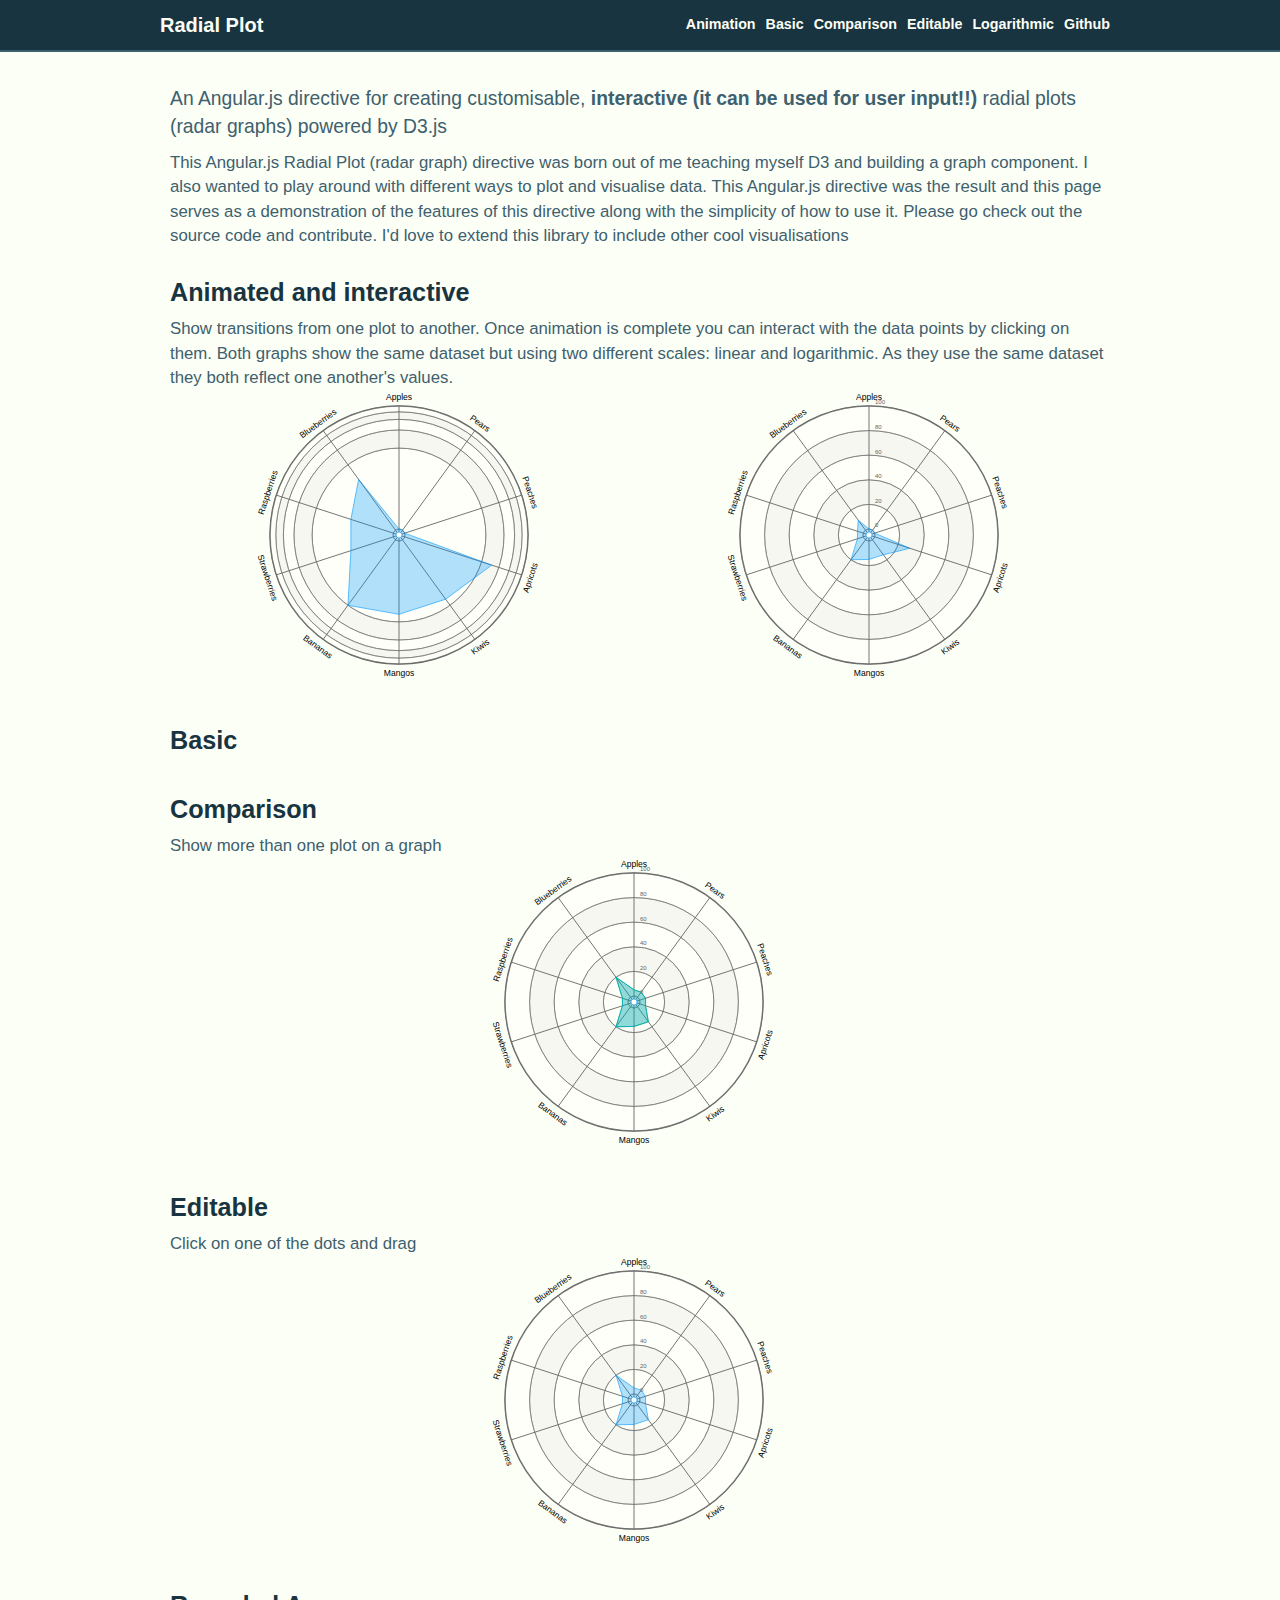
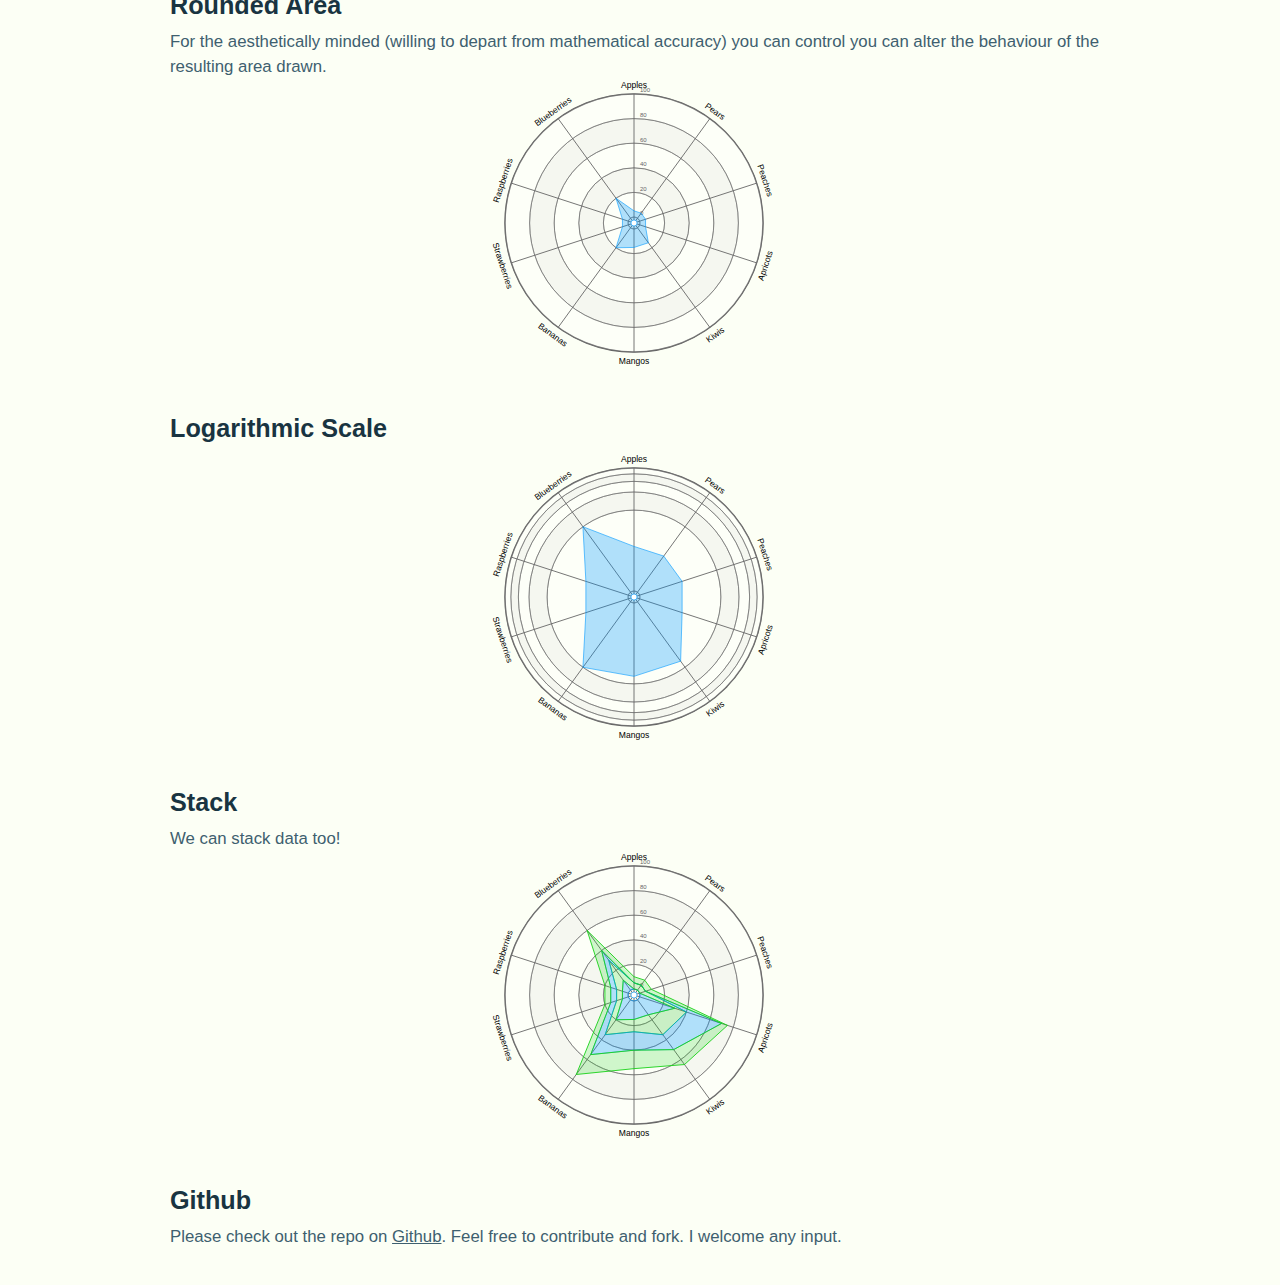
<file: index.html>
<!DOCTYPE html>
<html lang="en" ng-app="radialPlotExampleApp" id="top">
<head>
        <meta charset="utf-8">
        <meta http-equiv="X-UA-Compatible" content="IE=edge,chrome=1">
        <meta name="viewport" content="width=device-width; initial-scale=1; maximum-scale=1">
        <title>Angular Directive - Radial Plot</title>
        <meta name="description" content="An Angular.js directive for creating customisable, interactive radial plots/radar graphs powered by D3.js">
        <base href=".."></base>
        <link rel="stylesheet" href="css/app.css" type="text/css">
        <link rel="stylesheet" href="css/radialplot.css" type="text/css">
        <!--[if IE]> <script src="http://html5shiv.googlecode.com/svn/trunk/html5.js"></script><![endif]-->
</head>
<body ng-controller="radialPlotCtrl">
        <header>
                <div class="container">
                        <a href="#" id="logo">Radial Plot</a>
                        <nav>
                                <a href="#" id="menu-icon">M</a>
                                <ul>
                                        
                                        <li><a href="#animation">Animation</a></li>
                                        <li><a href="#basic">Basic</a></li>
                                        <li><a href="#comparison">Comparison</a></li>
                                        <li><a href="#editable">Editable</a></li>
                                        <li><a href="#logarithmic">Logarithmic</a></li>
                                        <li class="alt"><a href="https://github.com/GordyD/angular-radial-plot">Github</a></li>
                                </ul>
                        </nav>
                </div>
        </header>
        <section class="intro">
        	<p class="lead">An Angular.js directive for creating customisable, <b>interactive (it can be used for user input!!)</b> radial plots (radar graphs) powered by D3.js</p>
                <p>This Angular.js Radial Plot (radar graph) directive was born out of me teaching myself D3 and building a graph component. I also wanted to play around with different ways to plot and visualise data. This Angular.js directive was the result and this page serves as a demonstration of the features of this directive along with the simplicity of how to use it. Please go check out the source code and contribute. I'd love to extend this library to include other cool visualisations</p>
        </section>
        <section class="plot cf">
                <h2 id="animation">Animated and interactive</h2>
                <p>Show transitions from one plot to another. Once animation is complete you can interact with the data points by clicking on them. Both graphs show
                the same dataset but using two different scales: linear and logarithmic. As they use the same dataset they both reflect one another's values.
                </p>
                <div class="half-plot">
                        <radial-plot dsn="dataset_a" point-radius="1.2" scale="log" editable="true" labelled="true" free="true" animate="true" play="others"></radial-plot>
                </div>
                <div class="half-plot">
                        <radial-plot dsn="dataset_a" point-radius="1.2" editable="true" labelled="true" free="true" animate="true" play="others"></radial-plot>
                </div>
        </section>
        <section class="plot">
                <h2 id="basic">Basic</h2>
                <radial-plot dsn="dataset_c" point-radius="1.2" labelled="true" free="true"></radial-plot>
        </section>
        <section class="plot">
                <h2 id="comparison">Comparison</h2>
                <p>Show more than one plot on a graph</p>
                <radial-plot dsn="dataset_a" point-radius="1.2" labelled="true" free="true" compare="dataset_b"></radial-plot>
        </section>
        <section class="plot">
                <h2 id="editable">Editable</h2>
                <p>Click on one of the dots and drag</p>
                <radial-plot dsn="dataset_a" point-radius="1.2" editable="true" labelled="true" free="true"></radial-plot>
        </section>
        <section class="plot">
                <h2 id="editable">Rounded Area</h2>
                <p>For the aesthetically minded (willing to depart from mathematical accuracy) you can control you can alter the behaviour of the resulting area drawn.</p>
                <radial-plot dsn="dataset_a" point-radius="1.2" editable="true" labelled="true" rounded="true" free="true"></radial-plot>
        </section>
        <section class="plot">
                <h2 id="logarithmic">Logarithmic Scale</h2>
                <radial-plot dsn="dataset_a" point-radius="1.2" scale="log" editable="true" labelled="true" free="true"></radial-plot>
        </section>
        <section class="plot">
                <h2>Stack</h2>
                <p>We can stack data too!</p>
                <radial-plot dsn="dataset_a" point-radius="1.2" labelled="true" interpolation="linear-closed" stack="others"></radial-plot>
        </section>
        <section class="plot footer">
                <h2>Github</h2>
                <p>Please check out the repo on <a href="https://github.com/GordyD/angular-radial-plot">Github<a/>. Feel free to contribute and fork. I welcome any input.
        </section>
        <script>
  	(function(i,s,o,g,r,a,m){i['GoogleAnalyticsObject']=r;i[r]=i[r]||function(){
  	(i[r].q=i[r].q||[]).push(arguments)},i[r].l=1*new Date();a=s.createElement(o),
  	m=s.getElementsByTagName(o)[0];a.async=1;a.src=g;m.parentNode.insertBefore(a,m)
  	})(window,document,'script','//www.google-analytics.com/analytics.js','ga');

	ga('create', 'UA-50383385-1', 'gordyd.github.io');
  	ga('send', 'pageview');
	</script>
        <script type="text/javascript" src="js/angular.min.js"></script>
        <script type="text/javascript" src="js/d3.min.js"></script>      
        <script type="text/javascript" src="js/radialplot.js"></script>        
        <script>
                var app = angular.module('radialPlotExampleApp', ['ui.radialplot']);
                app.controller('radialPlotCtrl', function($scope) {
                        $scope.dataset_a =  { 
                                d0: { id: 0, name: 'Apples', value: 5 },
                                d1: { id: 1, name: 'Pears', value: 5 },
                                d2: { id: 2, name: 'Peaches', value: 5 },
                                d3: { id: 3, name: 'Apricots', value: 5 },
                                d4: { id: 4, name: 'Kiwis', value: 15 },
                                d5: { id: 5, name: 'Mangos', value: 15 },
                                d6: { id: 6, name: 'Bananas', value: 20 },
                                d7: { id: 7, name: 'Strawberries', value: 5 },
                                d8: { id: 8, name: 'Raspberries', value: 5 },
                                d9: { id: 9, name: 'Blueberries', value: 20 }
                        };

                        $scope.dataset_b =  { 
                                d0: { id: 0, name: 'Apples', value: 5 },
                                d1: { id: 1, name: 'Pears', value: 5 },
                                d2: { id: 2, name: 'Peaches', value: 5 },
                                d3: { id: 3, name: 'Apricots', value: 5 },
                                d4: { id: 4, name: 'Kiwis', value: 15 },
                                d5: { id: 5, name: 'Mangos', value: 15 },
                                d6: { id: 6, name: 'Bananas', value: 20 },
                                d7: { id: 7, name: 'Strawberries', value: 5 },
                                d8: { id: 8, name: 'Documentation', value: 5 },
                                d9: { id: 9, name: 'Blueberries', value: 20 }
                        };

                        $scope.others =  [
                                { 
                                        d0: { id: 0, name: 'Apples', value: 0 },
                                        d1: { id: 1, name: 'Pears', value: 0 },
                                        d2: { id: 2, name: 'Peaches', value: 0 },
                                        d3: { id: 3, name: 'Apricots', value: 30 },
                                        d4: { id: 4, name: 'Kiwis', value: 15 },
                                        d5: { id: 5, name: 'Mangos', value: 15 },
                                        d6: { id: 6, name: 'Bananas', value: 20 },
                                        d7: { id: 7, name: 'Strawberries', value: 5 },
                                        d8: { id: 8, name: 'Documentation', value: 5 },
                                        d9: { id: 9, name: 'Blueberries', value: 10 }
                                },
                                {
                                        d0: { id: 0, name: 'Apples', value: 5 },
                                        d1: { id: 1, name: 'Pears', value: 5 },
                                        d2: { id: 2, name: 'Peaches', value: 5 },
                                        d3: { id: 3, name: 'Apricots', value: 10 },
                                        d4: { id: 4, name: 'Kiwis', value: 20 },
                                        d5: { id: 5, name: 'Mangos', value: 10 },
                                        d6: { id: 6, name: 'Bananas', value: 15 },
                                        d7: { id: 7, name: 'Strawberries', value: 5 },
                                        d8: { id: 8, name: 'Raspberries', value: 5 },
                                        d9: { id: 9, name: 'Blueberries', value: 20 }
                                },
                                {
                                        d0: { id: 0, name: 'Apples', value: 0 },
                                        d1: { id: 1, name: 'Pears', value: 0 },
                                        d2: { id: 2, name: 'Peaches', value: 0 },
                                        d3: { id: 3, name: 'Apricots', value: 30 },
                                        d4: { id: 4, name: 'Kiwis', value: 15 },
                                        d5: { id: 5, name: 'Mangos', value: 15 },
                                        d6: { id: 6, name: 'Bananas', value: 20 },
                                        d7: { id: 7, name: 'Strawberries', value: 5 },
                                        d8: { id: 8, name: 'Raspberries', value: 5 },
                                        d9: { id: 9, name: 'Blueberries', value: 10 }
                                },
                                {
                                        d0: { id: 0, name: 'Apples', value: 5 },
                                        d1: { id: 1, name: 'Pears', value: 5 },
                                        d2: { id: 2, name: 'Peaches', value: 5 },
                                        d3: { id: 3, name: 'Apricots', value: 10 },
                                        d4: { id: 4, name: 'Kiwis', value: 20 },
                                        d5: { id: 5, name: 'Mangos', value: 10 },
                                        d6: { id: 6, name: 'Bananas', value: 15 },
                                        d7: { id: 7, name: 'Strawberries', value: 5 },
                                        d8: { id: 8, name: 'Raspberries', value: 5 },
                                        d9: { id: 9, name: 'Blueberries', value: 20 }
                                }
                        ];
                });
        </script>
</body>
</html>
</file>
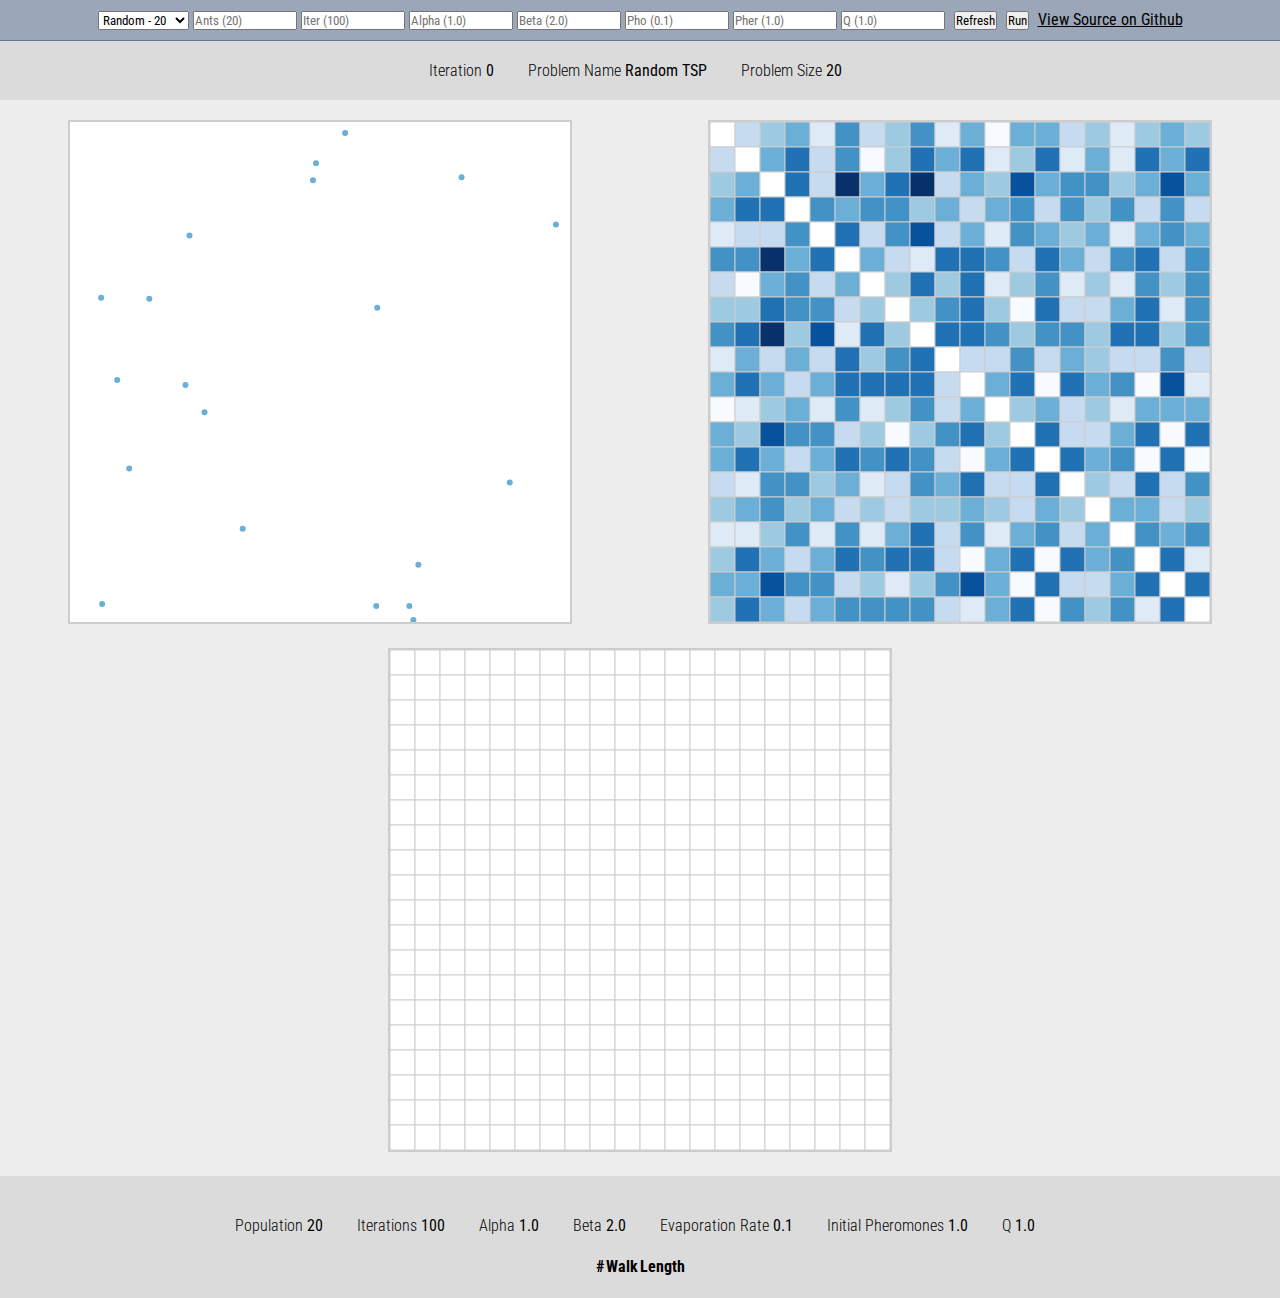
<file: js-aco/index.html>
<!DOCTYPE html>
<html>
  <head>
    <title>Ant Colony Optimisation</title>
    <link rel="stylesheet" href="http://yui.yahooapis.com/pure/0.6.0/pure-min.css">
    <!--[if lte IE 8]>
        <link rel="stylesheet" href="http://yui.yahooapis.com/pure/0.6.0/grids-responsive-old-ie-min.css">
    <![endif]-->
    <!--[if gt IE 8]><!-->
        <link rel="stylesheet" href="http://yui.yahooapis.com/pure/0.6.0/grids-responsive-min.css">
    <!--<![endif]-->
    <link href='https://fonts.googleapis.com/css?family=Roboto+Condensed:400,300,700,400italic' rel='stylesheet' type='text/css'>
    <link rel="stylesheet" href="style/main.css">
  </head>
  <body>
    <div class="controls">
      <form class="pure-form">
        <select class="js-problem">
          <option value="bayg29">bayg29</option>
          <option value="bays29">bays29</option>
          <option value="berlin52">berlin52</option>
          <option value="eil51">eil51</option>
          <option value="ulysses16">ulysses16</option>
          <option value="random-20">Random - 20</option>
          <option value="random-30">Random - 30</option>
          <option value="random-40">Random - 40</option>
          <option value="random-50">Random - 50</option>
          <option value="random-100">Random - 100</option>
        </select>
        <input class="js-ants" type="text" placeholder="Ants (20)">
        <input class="js-iterations" type="text" placeholder="Iter (100)">
        <input class="js-alpha" type="text" placeholder="Alpha (1.0)">
        <input class="js-beta" type="text" placeholder="Beta (2.0)">
        <input class="js-pho" type="text" placeholder="Pho (0.1)">
        <input class="js-pheromones" type="text" placeholder="Pher (1.0)">
        <input class="js-Q" type="text" placeholder="Q (1.0)">
      </form>
      <button class="pure-button button-primary" id="refresh">Refresh</button>
      <button class="pure-button button-primary" id="run">Run</button>
      <a href="https://github.com/gordyd/js-aco">View Source on Github</a>
    </div>
    <div class="problemInfo">
      <div class="iteration">
          <span class="label">Iteration</span>
          <span class="value iterationCount"></span>
      </div>
      <div class="problemName">
          <span class="label">Problem Name</span>
          <span class="value"></span>
      </div>
      <div class="problemSize">
        <span class="label">Problem Size</span>
        <span class="value"></span>
      </div>
    </div>
    <div class="problemVisual">
      <div class="graph"></div>
      <div class="distanceMatrix"></div>
      <div class="pheromoneMatrix"></div>
    </div>
    <div class="runtime">
      <div class="settings">
        <div class="ants">
          <span class="label">Population</span>
          <span class="value">20</span>
        </div>
        <div class="iterations">
          <span class="label">Iterations</span>
          <span class="value">100</span>
        </div>
        <div class="alpha">
          <span class="label">Alpha</span>
          <span class="value">1.0</span>
        </div>
        <div class="beta">
          <span class="label">Beta</span>
          <span class="value">2.0</span>
        </div>
        <div class="pho">
          <span class="label">Evaporation Rate</span>
          <span class="value">0.1</span>
        </div>
        <div class="pheromones">
          <span class="label">Initial Pheromones</span>
          <span class="value">1.0</span>
        </div>
        <div class="Q">
          <span class="label">Q</span>
          <span class="value">1.0</span>
        </div>
      </div>
      
      <div class="bests">
        <table class="pure-table pure-table-striped">
          <thead>
            <tr>
              <th>#</th>
              <th>Walk</th>
              <th>Length</th>
            </tr>
          </thead>
          <tbody></tbody>
        </table>
      </div>
    </div>
  </body>
  <script>
    (function(i,s,o,g,r,a,m){i['GoogleAnalyticsObject']=r;i[r]=i[r]||function(){
    (i[r].q=i[r].q||[]).push(arguments)},i[r].l=1*new Date();a=s.createElement(o),
    m=s.getElementsByTagName(o)[0];a.async=1;a.src=g;m.parentNode.insertBefore(a,m)
    })(window,document,'script','//www.google-analytics.com/analytics.js','ga');

  ga('create', 'UA-50383385-1', 'gordyd.github.io');
    ga('send', 'pageview');
  </script>
  <script src="js/components/d3/d3.min.js"></script>
  <script src="js/main.js?foo=bar"></script>
</html>
</file>
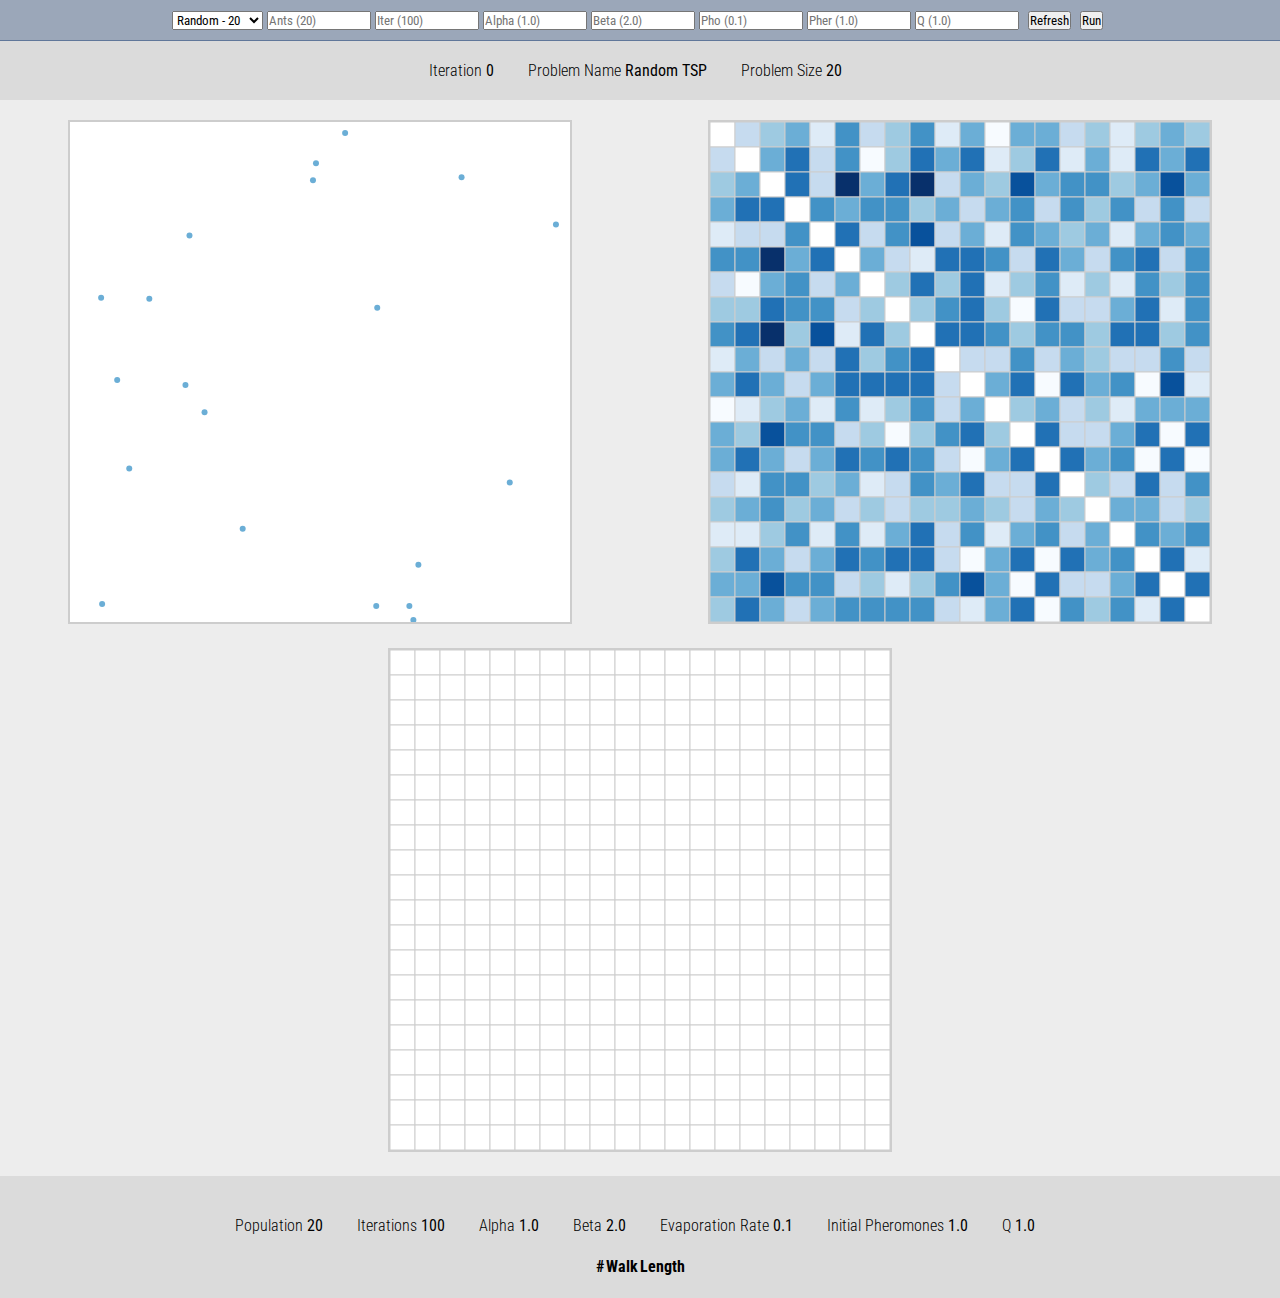
<file: nature/index.html>
<!DOCTYPE html>
<html>
  <head>
    <title>Ant Colony Optimisation</title>
    <link rel="stylesheet" href="http://yui.yahooapis.com/pure/0.6.0/pure-min.css">
    <!--[if lte IE 8]>
        <link rel="stylesheet" href="http://yui.yahooapis.com/pure/0.6.0/grids-responsive-old-ie-min.css">
    <![endif]-->
    <!--[if gt IE 8]><!-->
        <link rel="stylesheet" href="http://yui.yahooapis.com/pure/0.6.0/grids-responsive-min.css">
    <!--<![endif]-->
    <link href='https://fonts.googleapis.com/css?family=Roboto+Condensed:400,300,700,400italic' rel='stylesheet' type='text/css'>
    <link rel="stylesheet" href="style/main.css">
  </head>
  <body>
    <div class="controls">
      <form class="pure-form">
        <select class="js-problem">
          <option value="bayg29">bayg29</option>
          <option value="bays29">bays29</option>
          <option value="berlin52">berlin52</option>
          <option value="eil51">eil51</option>
          <option value="ulysses16">ulysses16</option>
          <option value="random-20">Random - 20</option>
          <option value="random-30">Random - 30</option>
          <option value="random-40">Random - 40</option>
          <option value="random-50">Random - 50</option>
          <option value="random-100">Random - 100</option>
        </select>
        <input class="js-ants" type="text" placeholder="Ants (20)">
        <input class="js-iterations" type="text" placeholder="Iter (100)">
        <input class="js-alpha" type="text" placeholder="Alpha (1.0)">
        <input class="js-beta" type="text" placeholder="Beta (2.0)">
        <input class="js-pho" type="text" placeholder="Pho (0.1)">
        <input class="js-pheromones" type="text" placeholder="Pher (1.0)">
        <input class="js-Q" type="text" placeholder="Q (1.0)">
      </form>
      <button class="pure-button button-primary" id="refresh">Refresh</button>
      <button class="pure-button button-primary" id="run">Run</button>
    </div>
    <div class="problemInfo">
      <div class="iteration">
          <span class="label">Iteration</span>
          <span class="value iterationCount"></span>
      </div>
      <div class="problemName">
          <span class="label">Problem Name</span>
          <span class="value"></span>
      </div>
      <div class="problemSize">
        <span class="label">Problem Size</span>
        <span class="value"></span>
      </div>
    </div>
    <div class="problemVisual">
      <div class="graph"></div>
      <div class="distanceMatrix"></div>
      <div class="pheromoneMatrix"></div>
    </div>
    <div class="runtime">
      <div class="settings">
        <div class="ants">
          <span class="label">Population</span>
          <span class="value">20</span>
        </div>
        <div class="iterations">
          <span class="label">Iterations</span>
          <span class="value">100</span>
        </div>
        <div class="alpha">
          <span class="label">Alpha</span>
          <span class="value">1.0</span>
        </div>
        <div class="beta">
          <span class="label">Beta</span>
          <span class="value">2.0</span>
        </div>
        <div class="pho">
          <span class="label">Evaporation Rate</span>
          <span class="value">0.1</span>
        </div>
        <div class="pheromones">
          <span class="label">Initial Pheromones</span>
          <span class="value">1.0</span>
        </div>
        <div class="Q">
          <span class="label">Q</span>
          <span class="value">1.0</span>
        </div>
      </div>
      
      <div class="bests">
        <table class="pure-table pure-table-striped">
          <thead>
            <tr>
              <th>#</th>
              <th>Walk</th>
              <th>Length</th>
            </tr>
          </thead>
          <tbody></tbody>
        </table>
      </div>
    </div>
  </body>
  <script src="js/components/d3/d3.min.js"></script>
  <script src="js/main.js?foo=bar"></script>
</html>
</file>
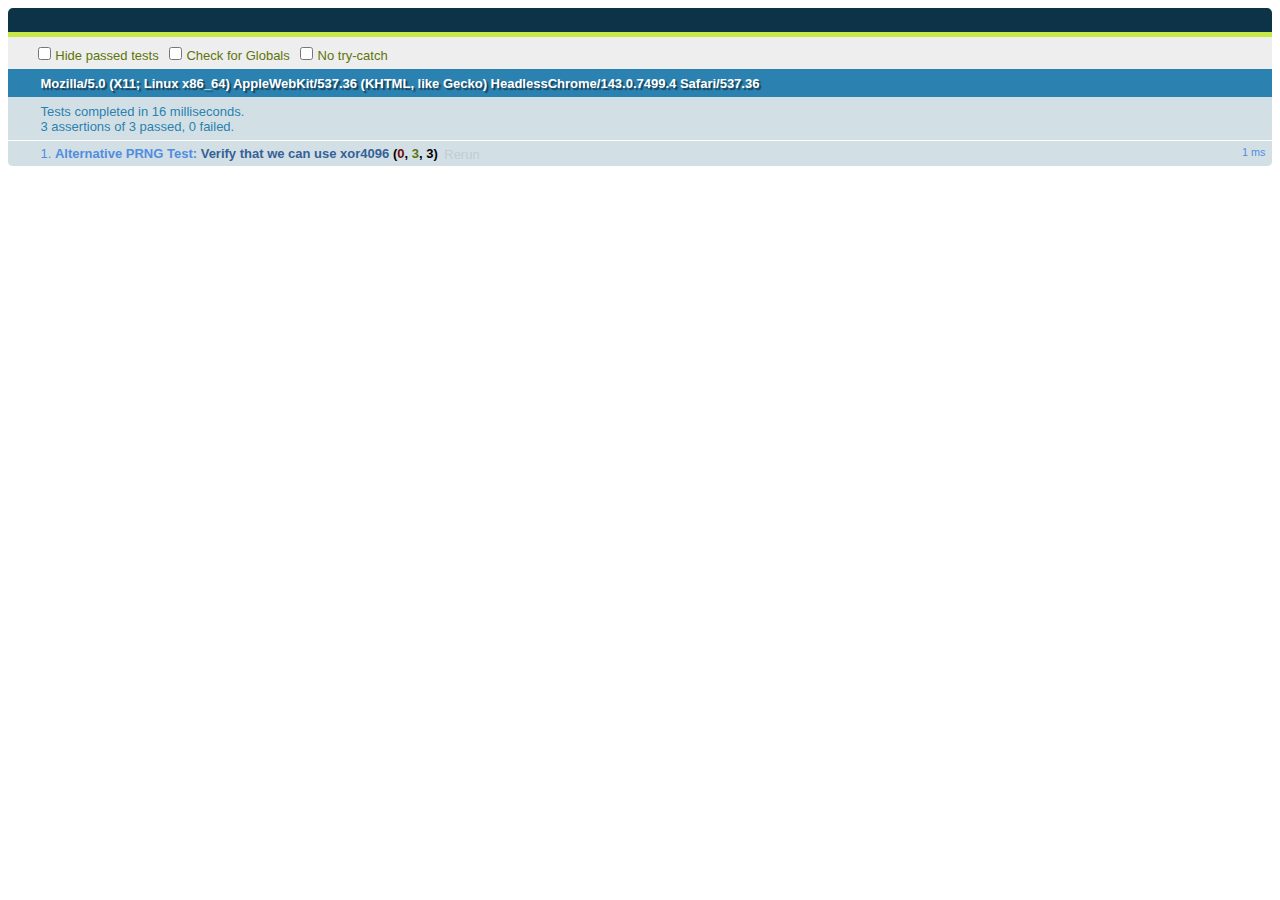
<file: js-aco/js/components/seedrandom/test/altprng.html>
<html>
<head>
<link rel="stylesheet" href="lib/qunit.css">
</head>
<body>
<div id="qunit"></div>
<div id="qunit-fixture"></div>
<script src="../lib/xor4096.min.js"></script>
<script src="lib/qunit.js"></script>
<script>
module("Alternative PRNG Test");

test("Verify that we can use xor4096", function() {
// Use xor4096 for Richard Brent's xorgens-4096 algorithm.
var xorgen = new xor4096('hello.');

// By default provides 32 bits of randomness in a float.
equal(xorgen(), 0.9798525865189731);

// Use "double" to get 56 bits of randomness.
equal(xorgen.double(), 0.03583478477375346);

// Use "int32" to get a 32 bit (signed) integer.
equal(xorgen.int32(), 1341429986);

});
</script>
</html>
</file>
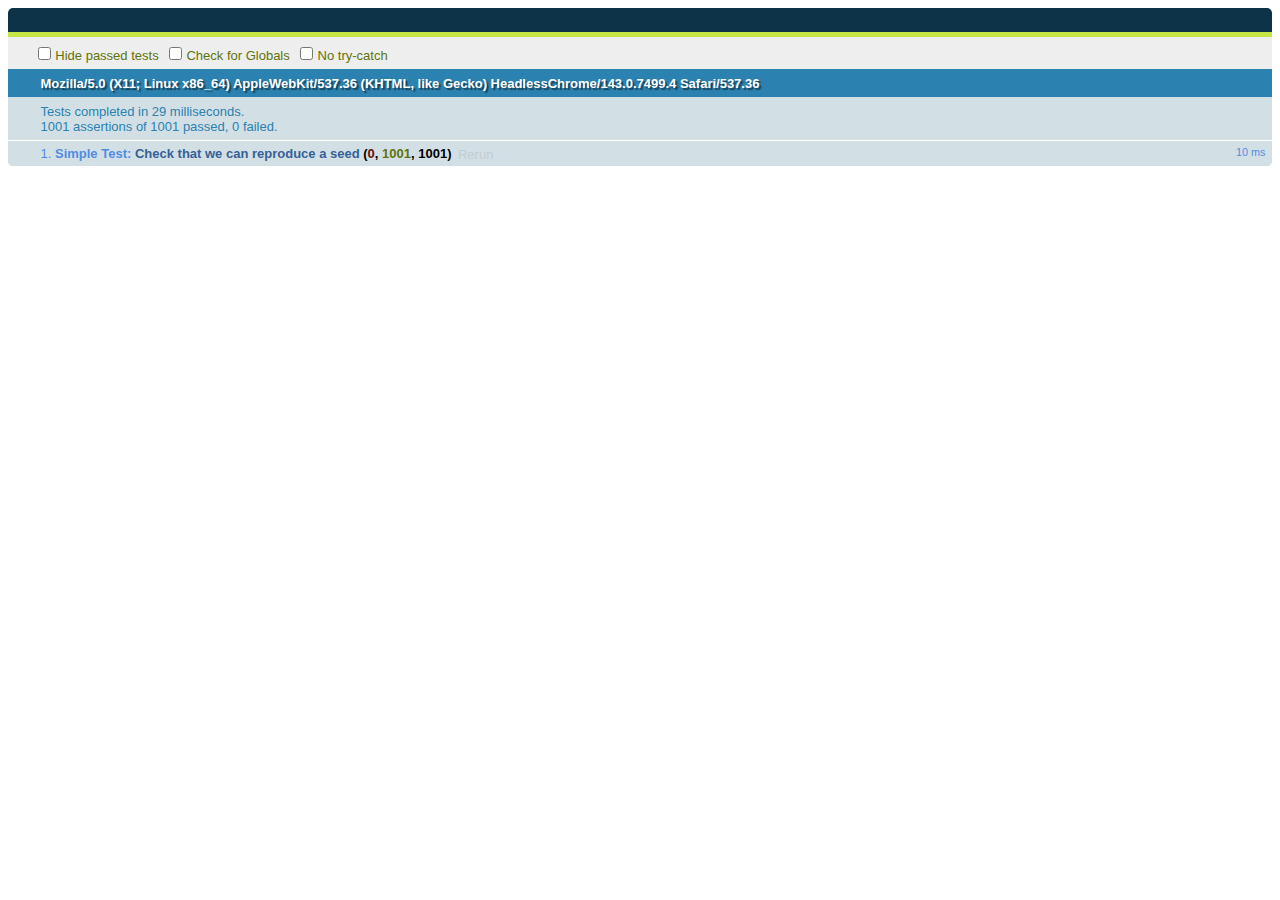
<file: js-aco/js/components/seedrandom/test/autoseed.html>
<html>
<head>
<link rel="stylesheet" href="lib/qunit.css">
</head>
<body>
<div id="qunit"></div>
<div id="qunit-fixture"></div>
<script src="lib/qunit.js"></script>
<script src="../seedrandom.js"></script>
<script>
module("Simple Test");

test("Check that we can reproduce a seed", function() {
  var seed;
  var time = new Date().getTime();
  var seediter = 50;
  for (var k = 0; k < seediter; ++k) {
    seed = Math.seedrandom();
  }
  var seedtime = (new Date().getTime() - time) / seediter;

  time = new Date().getTime();
  var vals = [];
  var iters = 1000;
  var j;
  for (j = 0; j < iters; ++j) {
    var saw = Math.random();
    vals.push(saw);
  }
  time = new Date().getTime() - time;
  var errors = 0;
  Math.seedrandom(seed);
  for (j = 0; j < vals.length; ++j) {
    var saw = vals[j];
    var got = Math.random();
    equal(saw, got, saw + " vs " + got);
  }

  ok(true, '' +
     'Seeding took ' + seedtime + ' ms per seedrandom' +
     ' in ' + time + ' ms for ' + iters +
     ' calls, ' + (time / iters) + ' ms per random()' + '');
});
</script>
</body>
</html>
</file>
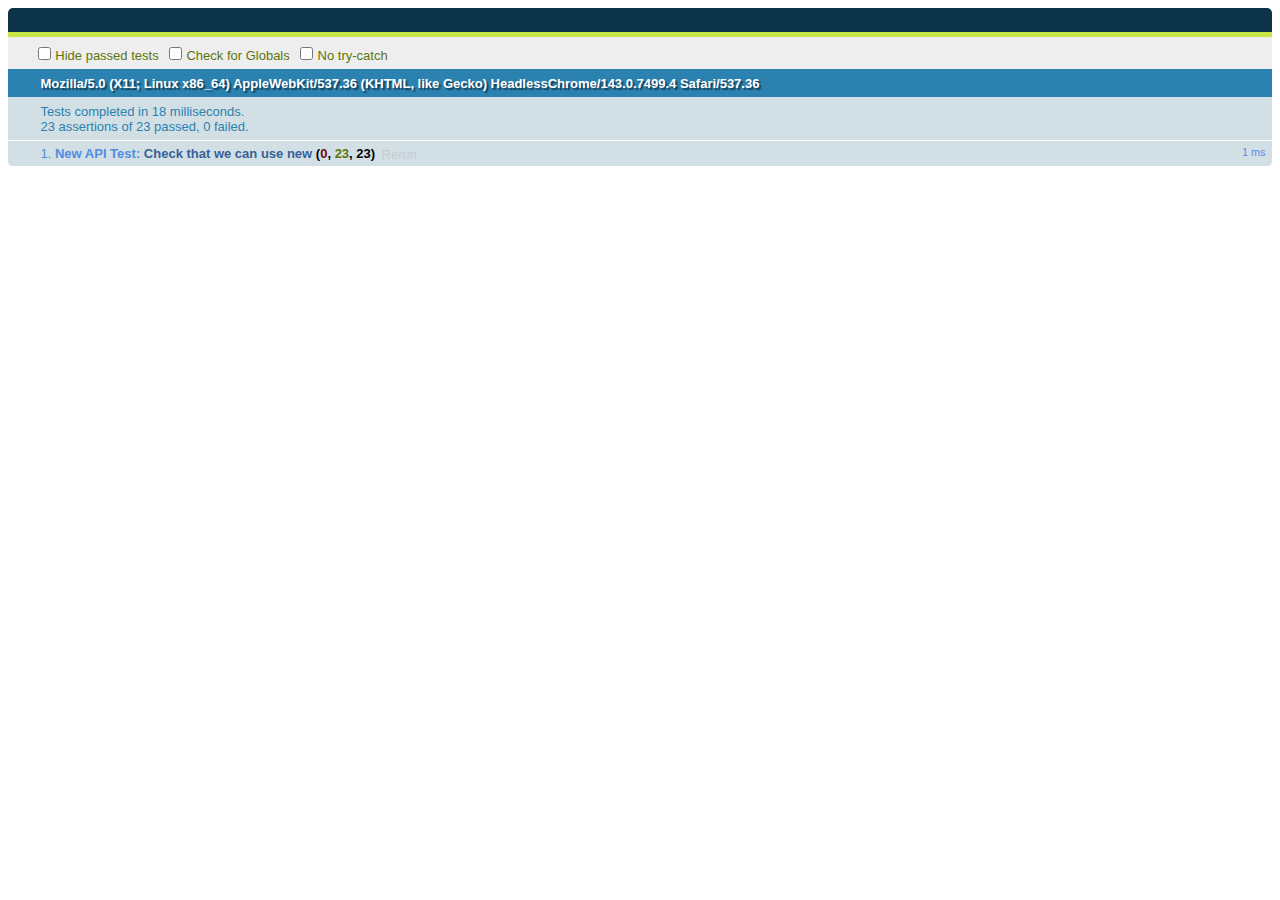
<file: js-aco/js/components/seedrandom/test/newapi.html>
<html>
<head>
<link rel="stylesheet" href="lib/qunit.css">
</head>
<body>
<div id="qunit"></div>
<div id="qunit-fixture"></div>
<script src="lib/qunit.js"></script>
<script src="../seedrandom.min.js"></script>
<script>
module("New API Test");

test("Check that we can use new", function() {

ok(true, "Seeded random created with new:");
var check = [];
var prng = new Math.seedrandom(1);
var r;
for (var j = 0; j < 5; ++j) {
  r = prng();
  ok(true, r);
  check.push(r);
}
ok(true, "Native random:");
for (var j = 0; j < 5; ++j) {
  r = Math.random();
  ok(true, r);
  check.push(r);
}
var seed = Math.seedrandom(1);
ok(true, "Overridden random without new " +
  "(return value " + seed + "):");
for (var j = 0; j < 10; ++j) {
  r = Math.random();
  if (j < 5) {
    equal(check[j], r, r + " vs " + check[j]);
  } else {
    ok(check[j] != r, "unequal: " + r + " vs " + check[j]);
  }
}
});
</script>
</body>
</html>
</file>
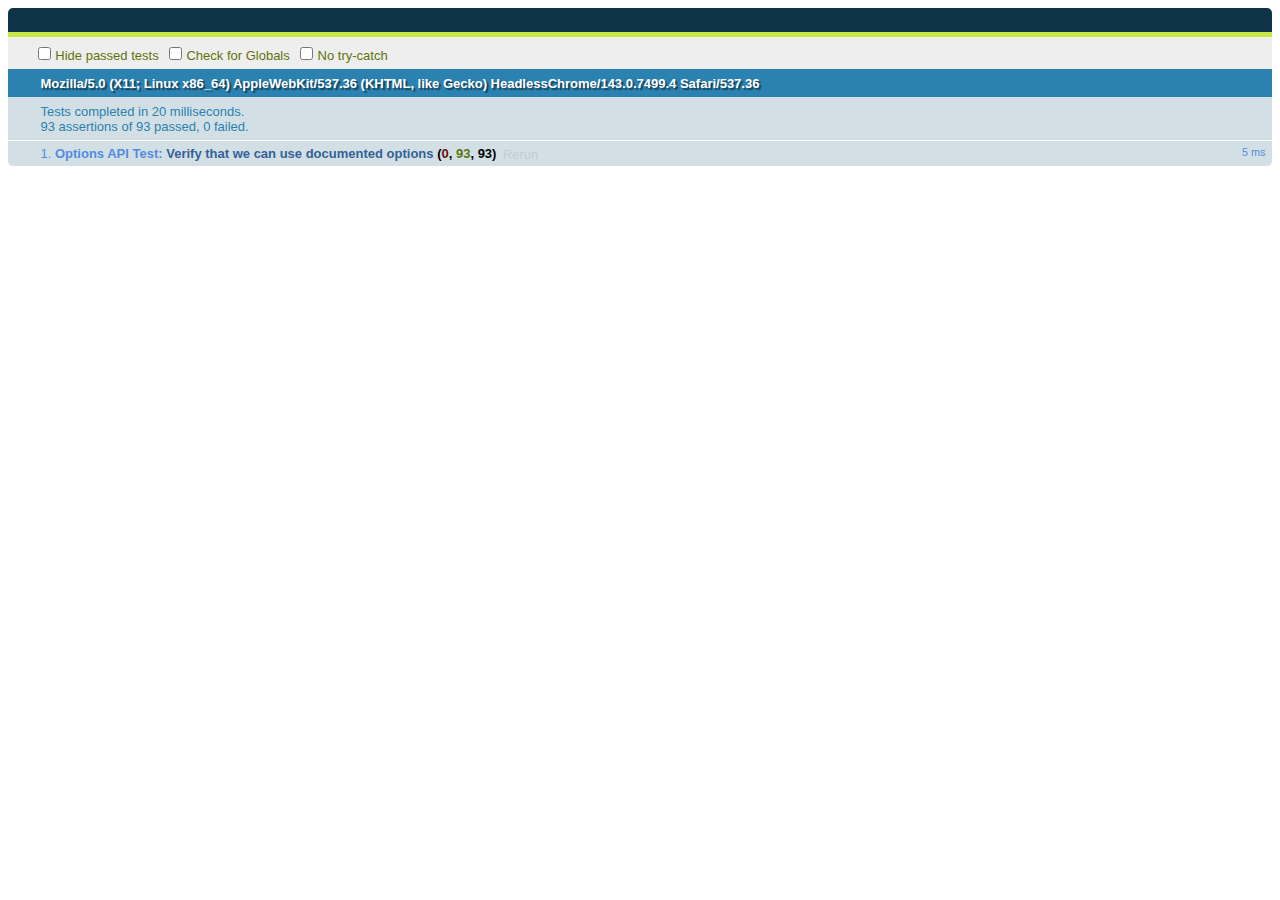
<file: js-aco/js/components/seedrandom/test/options.html>
<html>
<head>
<link rel="stylesheet" href="lib/qunit.css">
</head>
<body>
<div id="qunit"></div>
<div id="qunit-fixture"></div>
<script src="../seedrandom.min.js"></script>
<script src="lib/qunit.js"></script>
<script>
module("Options API Test");

test("Verify that we can use documented options", function() {
ok(true, "Seeded random created with new:");

var original = Math.random;

ok(true, "Using Math.seedrandom('hello.')");
var result = Math.seedrandom('hello.');
var firstprng = Math.random;
ok(original !== firstprng, "Should change Math.random.");
equal(result, "hello.", "Should return short seed.");
var r = Math.random();
ok(true, "Got " + r);
equal(r, 0.9282578795792454, "Should be 'hello.'#1");
r = Math.random();
ok(true, "Got " + r);
equal(r, 0.3752569768646784, "Should be 'hello.'#2");

ok(true, "Using Math.seedrandom()");
result = Math.seedrandom();
var secondprng = Math.random;
ok(original !== secondprng, "Should change Math.random.");
ok(firstprng !== secondprng, "Should change Math.random.");
equal(result.length, 256, "Should return short seed.");
r = Math.random();
ok(true, "Got " + r);
ok(r != 0.9282578795792454, "Should not be 'hello.'#1");
ok(r != 0.7316977468919549, "Should not be 'hello.'#3");
var autoseed1 = r;

ok(true, "Using Math.seedrandom('added entropy.', { entropy:true })");
result = Math.seedrandom('added entropy.', { entropy:true });
equal(result.length, 256, "Should return short seed.");
var thirdprng = Math.random;
ok(thirdprng !== secondprng, "Should change Math.random.");
r = Math.random();
ok(true, "Got " + r);
ok(r != 0.597067214994467, "Should not be 'added entropy.'#1");

// Reset to original Math.random.
Math.random = original;
ok(true, "Using new Math.seedrandom('hello.')");
var myrng = new Math.seedrandom('hello.');
ok(original === Math.random, "Should not change Math.random.");
ok(original !== myrng, "PRNG should not be Math.random.");
r = myrng();
ok(true, "Got " + r);
equal(r, 0.9282578795792454, "Should be 'hello.'#1");

// Use "quick" to get only 32 bits of randomness in a float.
equal(myrng.quick(), 0.3752569768112153, "Should be quick #1.1");

// Use "int32" to get a 32 bit (signed) integer
equal(myrng.int32(), 986220731, "Should be int32 #1.2");

// As if brought in by node.js
var seedrandom = Math.seedrandom;

ok(true, "Using seedrandom('hello.')");
var rng = seedrandom('hello.');
equal(typeof(rng), 'function', "Should return a function.");
r = rng();
ok(true, "Got " + r);
equal(r, 0.9282578795792454, "Should be 'hello.'#1");
ok(original === Math.random, "Should not change Math.random.");
ok(original !== rng, "PRNG should not be Math.random.");

// Global PRNG: set Math.random.
ok(true, "Using seedrandom('hello.', { global: true })");
result = seedrandom('hello.', { global: true });
equal(result, 'hello.', "Should return short seed.");
ok(original != Math.random, "Should change Math.random.");
r = Math.random();
ok(true, "Got " + r);
equal(r, 0.9282578795792454, "Should be 'hello.'#1");

// Autoseeded non-global
Math.random = original;
ok(true, "Using seedrandom()");
result = seedrandom();
equal(typeof(result), 'function', "Should return function.");
ok(original === Math.random, "Should not change Math.random.");
r = result();
ok(true, "Got " + r);
ok(r != autoseed1, "Should not repeat previous autoseed.");
ok(r != 0.9282578795792454, "Should not be 'hello.'#1");
ok(r != 0.7316977468919549, "Should not be 'hello.'#3");

// Mixing accumulated entropy.
ok(true, "Using seedrandom('added entropy.', { entropy: true })");
rng = seedrandom('added entropy.', { entropy: true });
r = result();
ok(true, "Got " + r);
ok(r != autoseed1, "Should not repeat previous autoseed.");
ok(r != 0.597067214994467, "Should not be 'added entropy.'#1");

// Legacy calling convention for mixing accumulated entropy.
ok(true, "Using seedrandom('added entropy.', true)");
rng = seedrandom('added entropy.', true);
r = result();
ok(true, "Got " + r);
ok(r != autoseed1, "Should not repeat previous autoseed.");
ok(r != 0.597067214994467, "Should not be 'added entropy.'#1");

// The pass option
ok(true, "Using Math.seedrandom(null, { pass: ...");
var obj = Math.seedrandom(null, { pass: function(prng, seed) {
  return { random: prng, seed: seed };
}});
ok(original === Math.random, "Should not change Math.random.");
ok(original !== obj.random, "Should be different from Math.random.");
equal(typeof(obj.random), 'function', "Should return a PRNG function.");
equal(typeof(obj.seed), 'string', "Should return a seed.");
var as2 = obj.random();
ok(as2 != 0.9282578795792454, "Should not be 'hello.'#1");
rng = seedrandom(obj.seed);
var as3 = rng();
equal(as2, as3, "Should be reproducible when using the seed.");

// Exercise pass again, with explicit seed and global
ok(true, "Using Math.seedrandom('hello.', { pass: ...");
result = Math.seedrandom('hello.', {
  global: 'abc',
  pass: function(prng, seed, global) {
    equal(typeof(prng), 'function', "Callback arg #1 ok");
    equal(seed, 'hello.', "Callback arg #2 ok");
    equal(global, 'abc', "Callback arg #3 passed through.");
    equal(prng(), 0.9282578795792454, "Should be 'hello.'#1");
    return 'def';
}});
equal(result, 'def', "Should return value from callback.");
ok(original === Math.random, "Should not change Math.random.");

// Legacy third argument callback argument:
ok(true, "Using Math.seedrandom('hello.', { global: 50 }, callback)");
result = Math.seedrandom('hello.', { global: 50 },
  function(prng, seed, global) {
    equal(typeof(prng), 'function', "Callback arg #1 ok");
    equal(seed, 'hello.', "Callback arg #2 ok");
    equal(global, 50, "Callback arg #3 ok");
    equal(prng(), 0.9282578795792454, "Should be 'hello.'#1");
    return 'zzz';
});
equal(result, 'zzz', "Should return value from callback.");
ok(original === Math.random, "Should not change Math.random.");

// Global: false.
ok(true, "Using new Math.seedrandom('hello.', {global: false})");
myrng = new Math.seedrandom('hello.', {global:false});
equal(typeof(myrng), 'function', "Should return a PRNG funciton.");
ok(original === Math.random, "Should not change Math.random.");
ok(original !== myrng, "PRNG should not be Math.random.");
r = myrng();
ok(true, "Got " + r);
equal(r, 0.9282578795792454, "Should be 'hello.'#1");

// options = {} when a method of Math.
ok(true, "Using Math.seedrandom('hello.', {})");
var result = Math.seedrandom('hello.');
var xprng = Math.random;
ok(original !== xprng, "Should change Math.random.");
equal(result, "hello.", "Should return short seed.");
var r = Math.random();
ok(true, "Got " + r);
equal(r, 0.9282578795792454, "Should be 'hello.'#1");
r = Math.random();
ok(true, "Got " + r);
equal(r, 0.3752569768646784, "Should be 'hello.'#2");
Math.random = original;

// options = {} when not a method of Math
ok(true, "Using seedrandom('hello.', {})");
rng = seedrandom('hello.', {});
equal(typeof(rng), 'function', "Should return a function.");
r = rng();
ok(true, "Got " + r);
equal(r, 0.9282578795792454, "Should be 'hello.'#1");
ok(original === Math.random, "Should not change Math.random.");
ok(original !== rng, "PRNG should not be Math.random.");

});
</script>
</body>
</html>
</file>
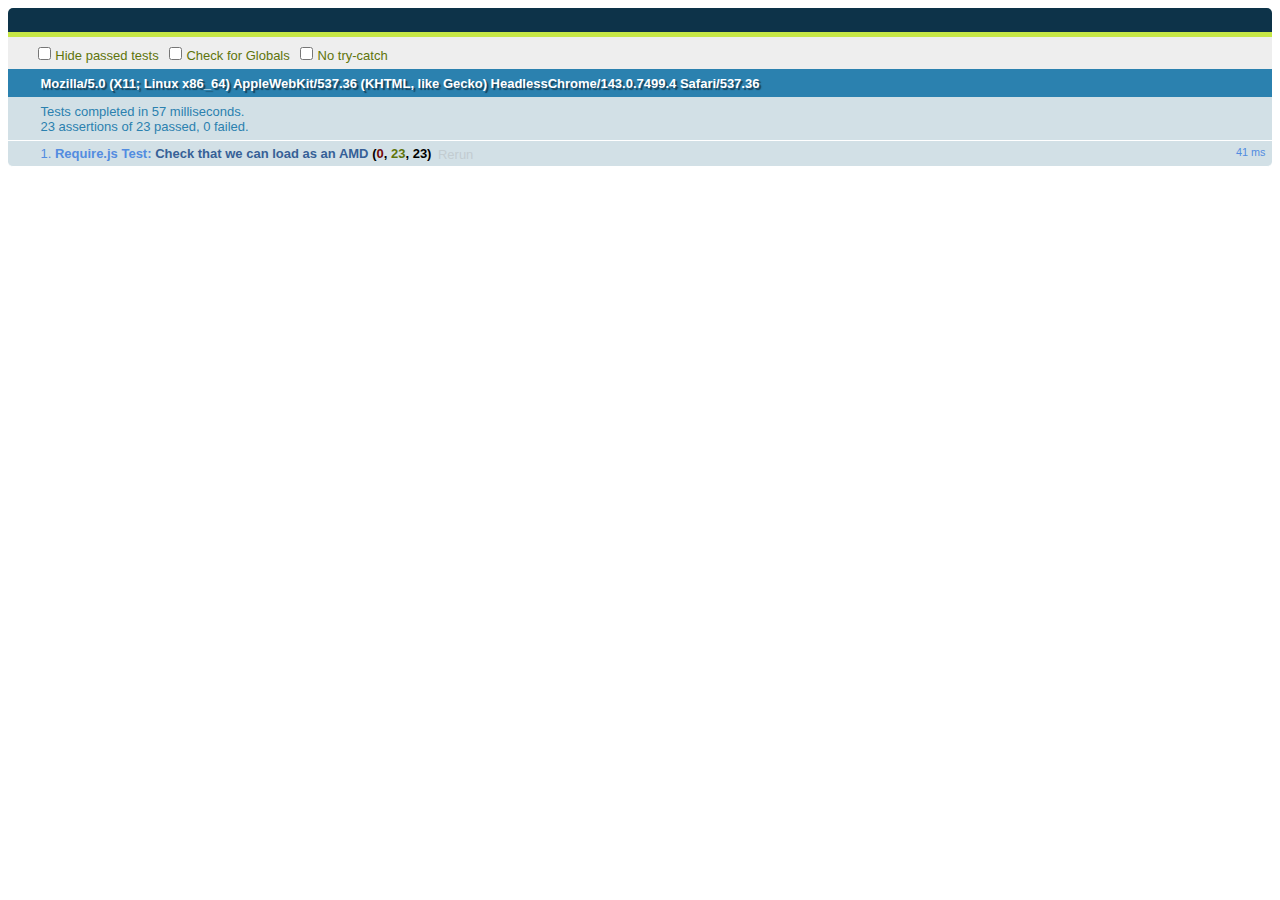
<file: js-aco/js/components/seedrandom/test/require.html>
<html>
<head>
<link rel="stylesheet" href="lib/qunit.css">
<script src="lib/require.js"></script>
</head>
<body>
<div id="qunit"></div>
<div id="qunit-fixture"></div>
<script src="lib/qunit.js"></script>
<script>
module("Require.js Test");

asyncTest("Check that we can load as an AMD", function() {

require(["../seedrandom.min"], function(seedrandom) {
  ok(true, "Seeded random created using module:");
  var check = [];
  var prng = seedrandom('predictable.');
  var r;
  for (var j = 0; j < 5; ++j) {
    r = prng();
    ok(true, r + "");
    check.push(r);
  }
  ok(true, "Native random:");
  for (var j = 0; j < 5; ++j) {
    r = Math.random();
    ok(true, r + "");
    check.push(r);
  }
  // Verify against Math.seedrandom.
  var seed = Math.seedrandom('predictable.');
  equal(seed, 'predictable.', "Seed should be returned from Math.seedrandom.");
  for (var j = 0; j < 10; ++j) {
    r = Math.random();
    if (j < 5) {
      equal(check[j], r, "Equal: " + r + " vs " + check[j]);
    } else {
      ok(check[j] != r, "Unqual: " + r + " vs " + check[j]);
    }
  }
  document.close();
  start();
});

});
</script>
</body>
</html>
</file>
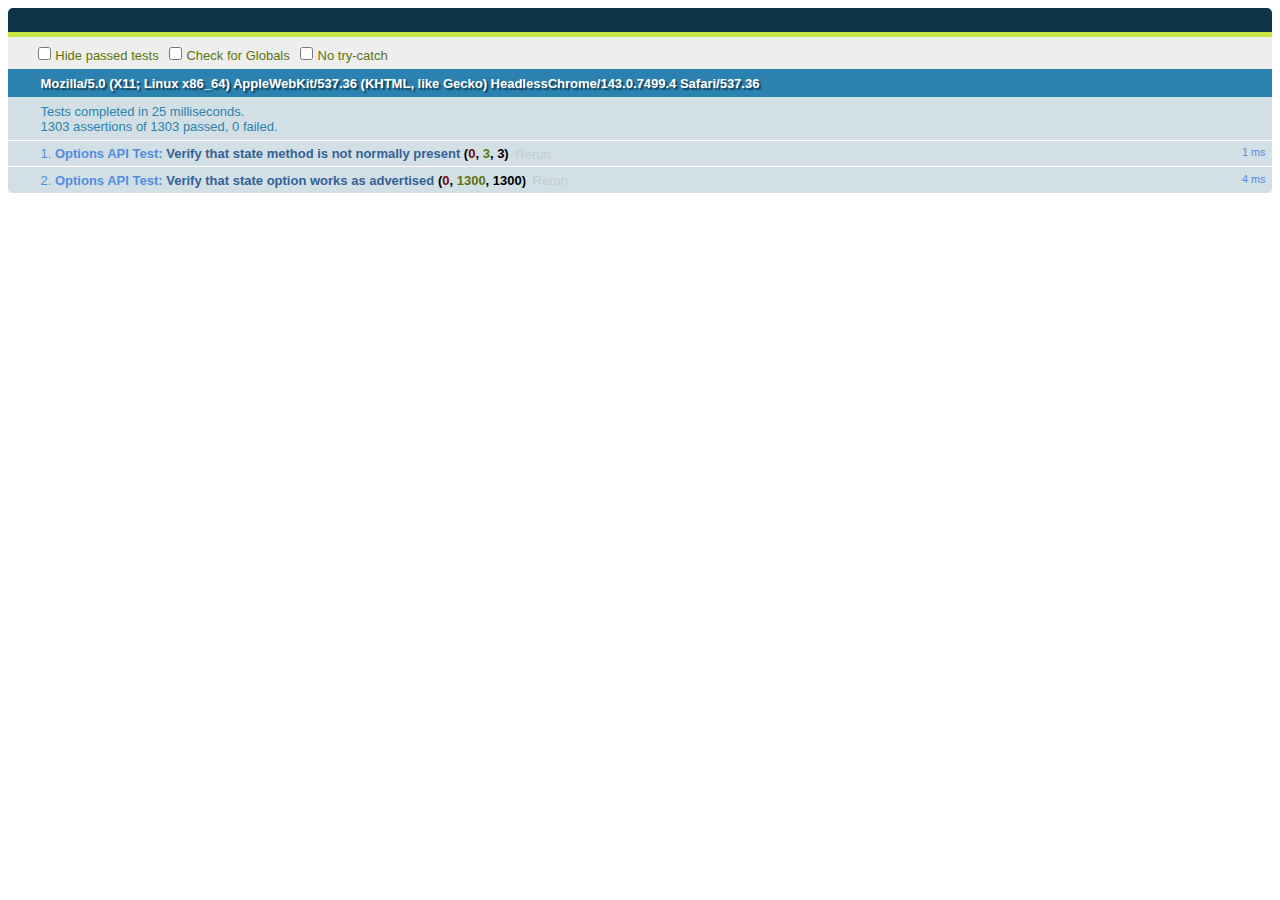
<file: js-aco/js/components/seedrandom/test/state.html>
<html>
<head>
<link rel="stylesheet" href="lib/qunit.css">
</head>
<body>
<div id="qunit"></div>
<div id="qunit-fixture"></div>
<script src="../seedrandom.min.js"></script>
<script src="lib/qunit.js"></script>
<script>
module("Options API Test");

test("Verify that state method is not normally present", function() {

var seedrandom = Math.seedrandom;
var dummy = seedrandom('hello');
var unexpected = -1;
var expected = -1;
try {
  unexpected = dummy.state();
} catch(e) {
  expected = 1;
}
equal(unexpected, -1);
equal(expected, 1);
var count = 0;
for (var x in dummy) {
  if (x == 'state') count += 1;
}
equal(count, 0);

});

test("Verify that state option works as advertised", function() {

var seedrandom = Math.seedrandom;
var saveable = seedrandom("secret-seed", {state: true});
var ordinary = seedrandom("secret-seed");
for (var j = 0; j < 1e3; ++j) {
  equal(ordinary(), saveable());
}
var virgin = seedrandom("secret-seed");
var saved = saveable.state();
var replica = seedrandom("", {state: saved});
for (var j = 0; j < 1e2; ++j) {
  var r = replica();
  equal(r, saveable());
  equal(r, ordinary());
  ok(r != virgin());
}

});
</script>
</body>
</html>
</file>
<file: css/radialplot.css>
/** Radial Plot Styling */
.centre {
    fill: white;
    stroke: #0099FF;
    stroke-width: 0.2;
}

.area {
  fill: #0099FF;
  fill-opacity: 0.3;
  stroke: #0099FF;
  stroke-width: 0.2;
}

.compare-area {
  fill: #19D119;
  fill-opacity: 0.2;
  stroke: #19D119;
  stroke-width: 0.3;
}

.area-invalid {
  fill: #FF0000;
  fill-opacity: 0.3;
  stroke: #FF0000;
  stroke-width: 0.2;
}

.interactive-arc {
  fill-opacity: 0;
}

.invalid {
  color: #FF0000;
}

.point {
  fill: #0099FF;
}

.point-invalid {
  fill: #FF0000;
}

.axis {
  stroke: #666666;
  stroke-width: 0.3;
}

.increment-label {
    font-family: "Verdana", sans-serif;
    font-size: 2px;
    fill: #666666;
}

.increment-a,.increment-a-outer {
    fill: #E6E6E6;
    fill-opacity: 0.3;
    stroke: #666666;
    stroke-width: 0.2;
}

.increment-b, .increment-b-outer {
    fill: white;
    fill-opacity: 0.3;
    stroke: #666666;
    stroke-width: 0.2;
}

.increment-a-outer, .increment-b-outer {
    stroke-width: 0.5;
    stroke: #666666;
    fill: none;
}

.label {
    font-family: "Verdana", sans-serif;
    font-size: 0.17em;
    fill: black;
}

.tooltip-text {
    font-family: "Verdana", sans-serif;
    font-size: 0.21em;
    font-weight: bold;
    fill: black;
}

.tooltip-box {
    fill: #666666;
    fill-opacity: 0.6;
    stroke: #666666;
    stroke-width: 0.2;
}

svg {
  width: 100%;
}

.half-plot {
  width: 50%;
  float: left;
}

.plot svg {
  height: 300px;
}
</file>
<file: js-aco/style/main.css>
* {
  margin: 0;
  padding: 0;
  font-family: 'Roboto Condensed', sans-serif;
}

body {
  background-color: #dbdbdb;
}

div {
  margin: 10px;
}

.controls {
  display: block;
  position: relative;
  margin: 0 auto;
  padding: 10px 0;
  text-align: center;
  background: rgba(8, 48, 107, 0.3);
  border-bottom: 1px solid rgba(8, 48, 107, 0.4);
}

.controls form {
  display: inline-block;
  position: relative;
  left: 0px;
  padding-right: 5px;
}

.controls input[type="text"] {
  width: 100px;
}

.controls button {
  margin-right: 5px;
}

a {
  color: black;
}

a:visited {
  color: black;
}

.problemVisual {
  margin: 0;
  padding: 10px 0;
  width: 100%;
  display: flex;
  flex-flow: row wrap;
  justify-content: space-around;
  background: #ededed;
}

.runtime {
  padding: 10px 0;
  margin: 10px 0 0;
}

.settings, .problemInfo {
  text-align: center;
  display: block;
}

.settings div, .problemInfo div {
  display: inline-block;
  padding-right: 10px;
}

.label {
  font-weight: 300;
}

.graph, .pheromoneMatrix, .distanceMatrix {
  display: block;
}

.graph svg {
  background-color: white;
  border: solid #cdcdcd 2px;
}

.bests table{
  margin: 0 auto;
}

.graph .dot {
  fill: #6baed6;
}

.graph .edge {
  stroke: none;
}

.graph .bestWalkEdge {
  stroke: #08519c;
}

.distanceMatrix svg, .pheromoneMatrix svg {
  background-color: #AA3939;
  border: solid #cdcdcd 2px;
}

.distanceMatrix svg rect, .pheromoneMatrix svg rect {
  stroke-width: 1px;
  stroke: #cdcdcd;
  fill: white;
}
</file>
<file: nature/style/main.css>
* {
  margin: 0;
  padding: 0;
  font-family: 'Roboto Condensed', sans-serif;
}

body {
  background-color: #dbdbdb;
}

div {
  margin: 10px;
}

.controls {
  display: block;
  position: relative;
  margin: 0 auto;
  padding: 10px 0;
  text-align: center;
  background: rgba(8, 48, 107, 0.3);
  border-bottom: 1px solid rgba(8, 48, 107, 0.4);
}

.controls form {
  display: inline-block;
  position: relative;
  left: 0px;
  padding-right: 5px;
}

.controls input[type="text"] {
  width: 100px;
}

.controls button {
  margin-right: 5px;
}

.problemVisual {
  margin: 0;
  padding: 10px 0;
  width: 100%;
  display: flex;
  flex-flow: row wrap;
  justify-content: space-around;
  background: #ededed;
}

.runtime {
  padding: 10px 0;
  margin: 10px 0 0;
}

.settings, .problemInfo {
  text-align: center;
  display: block;
}

.settings div, .problemInfo div {
  display: inline-block;
  padding-right: 10px;
}

.label {
  font-weight: 300;
}

.graph, .pheromoneMatrix, .distanceMatrix {
  display: block;
}

.graph svg {
  background-color: white;
  border: solid #cdcdcd 2px;
}

.bests table{
  margin: 0 auto;
}

.graph .dot {
  fill: #6baed6;
}

.graph .edge {
  stroke: none;
}

.graph .bestWalkEdge {
  stroke: #08519c;
}

.distanceMatrix svg, .pheromoneMatrix svg {
  background-color: #AA3939;
  border: solid #cdcdcd 2px;
}

.distanceMatrix svg rect, .pheromoneMatrix svg rect {
  stroke-width: 1px;
  stroke: #cdcdcd;
  fill: white;
}
</file>
<file: css/app.css>
/*RESET*/
html, body, div, span, applet, object, iframe, h1, h2, h3, h4, h5, h6, p, blockquote, pre, a, abbr, acronym, address, big, cite, code, del, dfn, em, font, img, ins, kbd, q, s, samp, small, strike, strong, sub, sup, tt, var, b, u, i, center, dl, dt, dd, ol, ul, li, fieldset, form, label, legend, table, caption, tbody, tfoot, thead, tr, th, td {margin:0; padding:0; border:0; outline:0; font-size:100%; vertical-align:baseline; background:transparent;} body {line-height: 1;}ol, ul{list-style:none;} blockquote, q{quotes:none;} blockquote:before, blockquote:after, q:before, q:after{content:'';content:none;} :focus{outline:0;} ins{text-decoration:none;} del{text-decoration:line-through;} table{border-collapse:collapse; border-spacing:0;}

/*MAIN*/
body { 
  font-size: 1.05em;
  line-height: 1.25em;
  font-family: Helvetica Neue, Helvetica, Arial;
  background: #FCFFF5;
  color: #3E606F;
  padding-top: 50px;
}

header a {
  color: #FCFFF5;
  text-decoration: none;
  font-weight: bold;
}

header a.alt {
  color: #D1DBBD;
}

a, a:hover {
  color: #3E606F;
}

img {
  width: 100%;
}

img.fork {
  width: inherit !important;
}

header {
  background: #193441;
  width: 100%;
  height: 50px;
  position: fixed;
  top: 0;
  left: 0;
  border-bottom: 2px solid #3E606F;
  z-index: 100;
}

header .container {
  max-width: 980px;
  position: relative;
  margin: 0px auto;
}

code pre {
  border: 1px solid rgba(0,0,0,.1);
  background: rgba(0,0,0,.05);
  border-radius: 3px;
  padding: 15px 20px 10px;
  font-family: monospace;
}

code {
  margin: 10px;
}

#logo{
  margin: 15px;
  margin-left: 10px;
  float: left;
  width: 120px;
  height: 20px;
  display: block;
  font-size: 20px;
}

nav {
  float: right;
  padding: 10px; 
  padding-top:14px;
}

#menu-icon {
  display: none;
  width: 22px;
  height: 22px;
  text-align: center;
  background-color: #FCFFF5;
  font-weight: bold;
  text-align: center;
  font-size: 22px;
  color: #193441;
}

.center {
  text-align: center;
  margin-left: auto;
  margin-right: auto;
}

a:hover#menu-icon {
  background-color: #D1DBBD;
}

ul {
  list-style: none;
}

ul.list {
  list-style: circle;
  margin:10px 20px;
}

ul.list li {
  margin: 4px;
  display: list-item;
  float: none;
}

li {
  display: inline-block;
  float: left;
  padding-right: 10px;
  font-size: 0.85em;
}

.current {
  color: #91AA9D;
}

section {
  margin: 10px auto 0px;
  max-width: 940px;
  position: relative;
  padding: 10px 20px 10px 20px;
}

.intro {
  margin-top: 25px;
}

.footer {
  margin-bottom: 25px;
}

h1 {
  font-size: 2em;
  color: #193441;
  line-height: 1.15em;
  margin: 10px 0 ;
}

h2 {
  font-size: 1.5em;
  color: #193441;
  line-height: 1.15em;
  margin: 0 0 10px 0;
}

p {
  line-height: 1.45em;
}

p.lead {
  font-size: 1.15em;
  margin-bottom: 10px;
}

/*MEDIA QUERY*/
@media only screen and (max-width : 640px) {

  header {
    position: absolute;
  }

  #menu-icon {
    display:inline-block;
  }

  nav ul, nav:active ul { 
    display: none;
    position: absolute;
    padding: 10px;
    background: #FCFFF5;
    border: 2px solid #193441;
    right: 10px;
    top: 40px;
    width: 200px;
  }

  nav ul li a {
    color: #193441;
  }

  nav li {
    text-align: left;
    width: 100%;
    padding: 10px 0;
    margin: 0;
  }

  nav:hover ul {
    display: block;
  }
}

/**
 * For modern browsers
 * 1. The space content is one way to avoid an Opera bug when the
 *    contenteditable attribute is included anywhere else in the document.
 *    Otherwise it causes space to appear at the top and bottom of elements
 *    that are clearfixed.
 * 2. The use of `table` rather than `block` is only necessary if using
 *    `:before` to contain the top-margins of child elements.
 */
.cf:before,
.cf:after {
    content: " "; /* 1 */
    display: table; /* 2 */
}

.cf:after {
    clear: both;
}

/**
 * For IE 6/7 only
 * Include this rule to trigger hasLayout and contain floats.
 */
.cf {
    *zoom: 1;
}
</file>
<file: js-aco/js/components/seedrandom/test/lib/qunit.css>
/*!
 * QUnit 1.14.0
 * http://qunitjs.com/
 *
 * Copyright 2013 jQuery Foundation and other contributors
 * Released under the MIT license
 * http://jquery.org/license
 *
 * Date: 2014-01-31T16:40Z
 */

/** Font Family and Sizes */

#qunit-tests, #qunit-header, #qunit-banner, #qunit-testrunner-toolbar, #qunit-userAgent, #qunit-testresult {
	font-family: "Helvetica Neue Light", "HelveticaNeue-Light", "Helvetica Neue", Calibri, Helvetica, Arial, sans-serif;
}

#qunit-testrunner-toolbar, #qunit-userAgent, #qunit-testresult, #qunit-tests li { font-size: small; }
#qunit-tests { font-size: smaller; }


/** Resets */

#qunit-tests, #qunit-header, #qunit-banner, #qunit-userAgent, #qunit-testresult, #qunit-modulefilter {
	margin: 0;
	padding: 0;
}


/** Header */

#qunit-header {
	padding: 0.5em 0 0.5em 1em;

	color: #8699A4;
	background-color: #0D3349;

	font-size: 1.5em;
	line-height: 1em;
	font-weight: 400;

	border-radius: 5px 5px 0 0;
}

#qunit-header a {
	text-decoration: none;
	color: #C2CCD1;
}

#qunit-header a:hover,
#qunit-header a:focus {
	color: #FFF;
}

#qunit-testrunner-toolbar label {
	display: inline-block;
	padding: 0 0.5em 0 0.1em;
}

#qunit-banner {
	height: 5px;
}

#qunit-testrunner-toolbar {
	padding: 0.5em 0 0.5em 2em;
	color: #5E740B;
	background-color: #EEE;
	overflow: hidden;
}

#qunit-userAgent {
	padding: 0.5em 0 0.5em 2.5em;
	background-color: #2B81AF;
	color: #FFF;
	text-shadow: rgba(0, 0, 0, 0.5) 2px 2px 1px;
}

#qunit-modulefilter-container {
	float: right;
}

/** Tests: Pass/Fail */

#qunit-tests {
	list-style-position: inside;
}

#qunit-tests li {
	padding: 0.4em 0.5em 0.4em 2.5em;
	border-bottom: 1px solid #FFF;
	list-style-position: inside;
}

#qunit-tests.hidepass li.pass, #qunit-tests.hidepass li.running  {
	display: none;
}

#qunit-tests li strong {
	cursor: pointer;
}

#qunit-tests li a {
	padding: 0.5em;
	color: #C2CCD1;
	text-decoration: none;
}
#qunit-tests li a:hover,
#qunit-tests li a:focus {
	color: #000;
}

#qunit-tests li .runtime {
	float: right;
	font-size: smaller;
}

.qunit-assert-list {
	margin-top: 0.5em;
	padding: 0.5em;

	background-color: #FFF;

	border-radius: 5px;
}

.qunit-collapsed {
	display: none;
}

#qunit-tests table {
	border-collapse: collapse;
	margin-top: 0.2em;
}

#qunit-tests th {
	text-align: right;
	vertical-align: top;
	padding: 0 0.5em 0 0;
}

#qunit-tests td {
	vertical-align: top;
}

#qunit-tests pre {
	margin: 0;
	white-space: pre-wrap;
	word-wrap: break-word;
}

#qunit-tests del {
	background-color: #E0F2BE;
	color: #374E0C;
	text-decoration: none;
}

#qunit-tests ins {
	background-color: #FFCACA;
	color: #500;
	text-decoration: none;
}

/*** Test Counts */

#qunit-tests b.counts                       { color: #000; }
#qunit-tests b.passed                       { color: #5E740B; }
#qunit-tests b.failed                       { color: #710909; }

#qunit-tests li li {
	padding: 5px;
	background-color: #FFF;
	border-bottom: none;
	list-style-position: inside;
}

/*** Passing Styles */

#qunit-tests li li.pass {
	color: #3C510C;
	background-color: #FFF;
	border-left: 10px solid #C6E746;
}

#qunit-tests .pass                          { color: #528CE0; background-color: #D2E0E6; }
#qunit-tests .pass .test-name               { color: #366097; }

#qunit-tests .pass .test-actual,
#qunit-tests .pass .test-expected           { color: #999; }

#qunit-banner.qunit-pass                    { background-color: #C6E746; }

/*** Failing Styles */

#qunit-tests li li.fail {
	color: #710909;
	background-color: #FFF;
	border-left: 10px solid #EE5757;
	white-space: pre;
}

#qunit-tests > li:last-child {
	border-radius: 0 0 5px 5px;
}

#qunit-tests .fail                          { color: #000; background-color: #EE5757; }
#qunit-tests .fail .test-name,
#qunit-tests .fail .module-name             { color: #000; }

#qunit-tests .fail .test-actual             { color: #EE5757; }
#qunit-tests .fail .test-expected           { color: #008000; }

#qunit-banner.qunit-fail                    { background-color: #EE5757; }


/** Result */

#qunit-testresult {
	padding: 0.5em 0.5em 0.5em 2.5em;

	color: #2B81AF;
	background-color: #D2E0E6;

	border-bottom: 1px solid #FFF;
}
#qunit-testresult .module-name {
	font-weight: 700;
}

/** Fixture */

#qunit-fixture {
	position: absolute;
	top: -10000px;
	left: -10000px;
	width: 1000px;
	height: 1000px;
}
</file>
